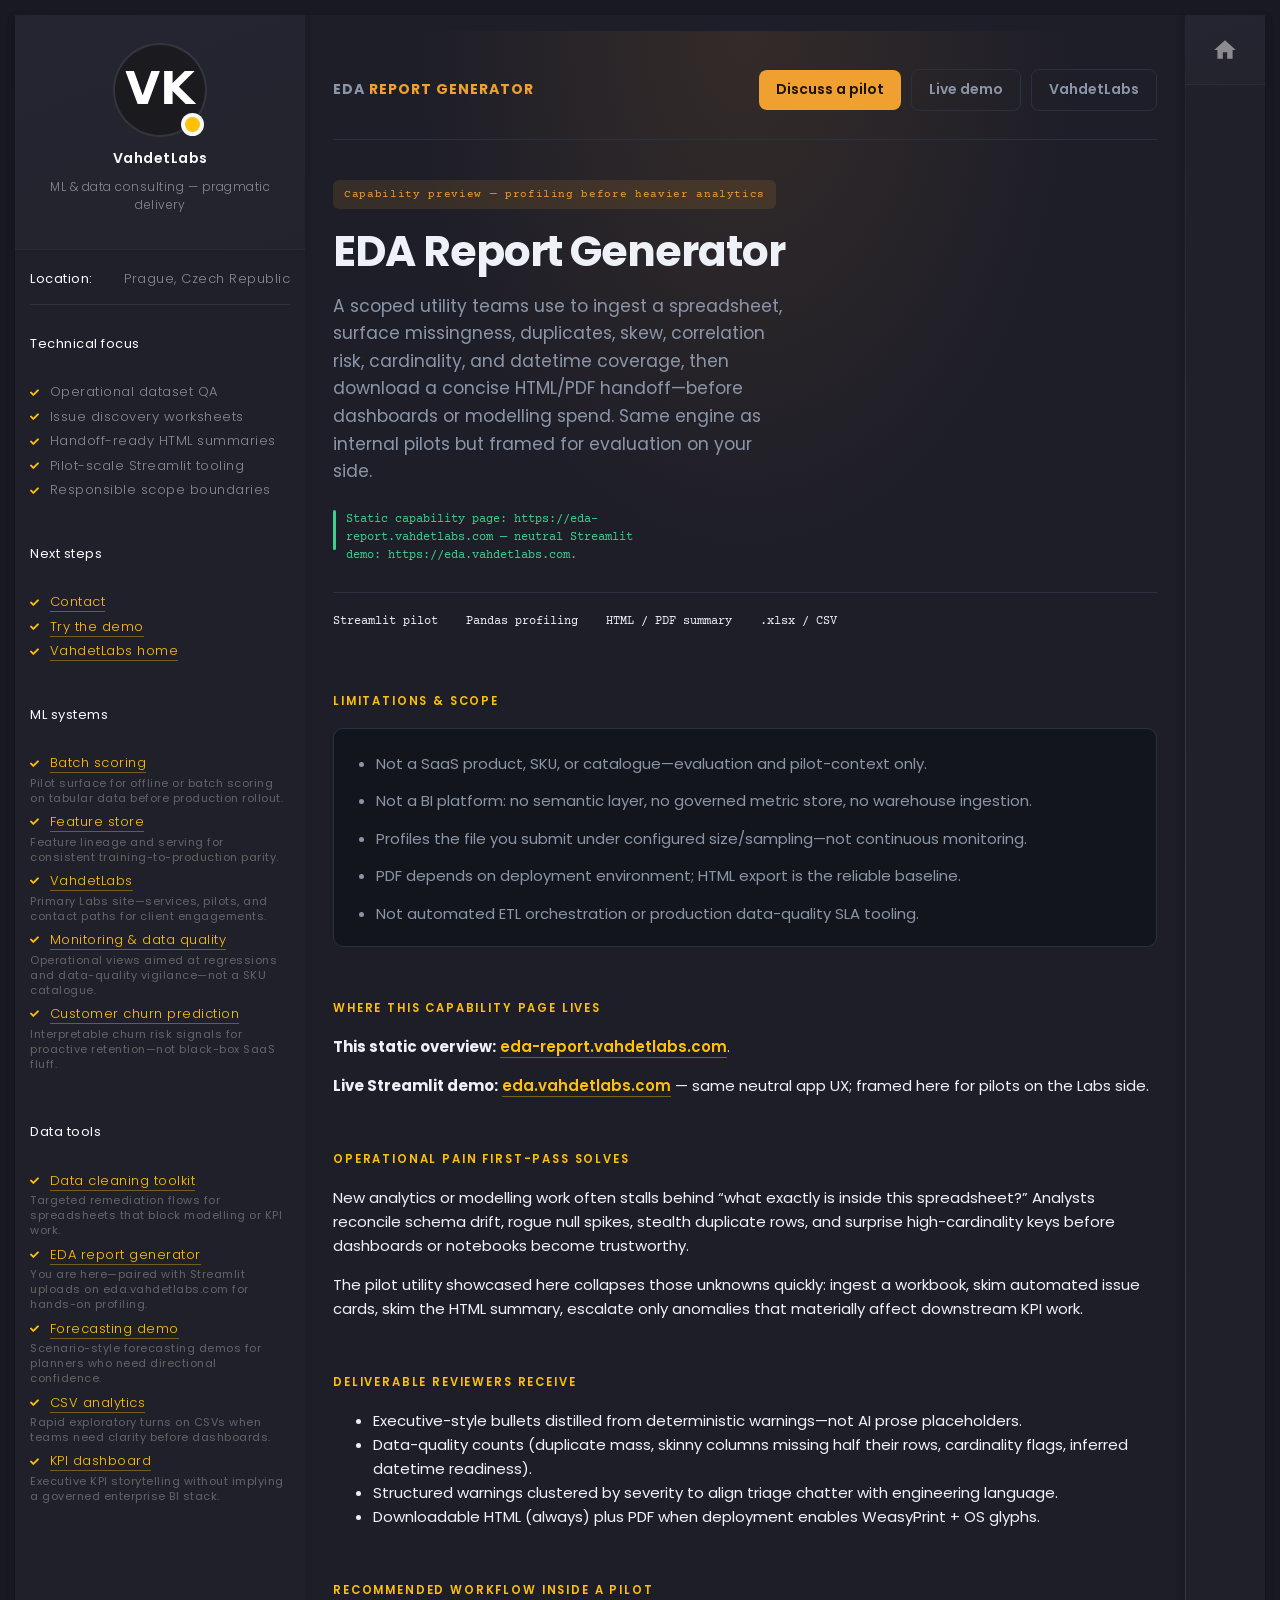
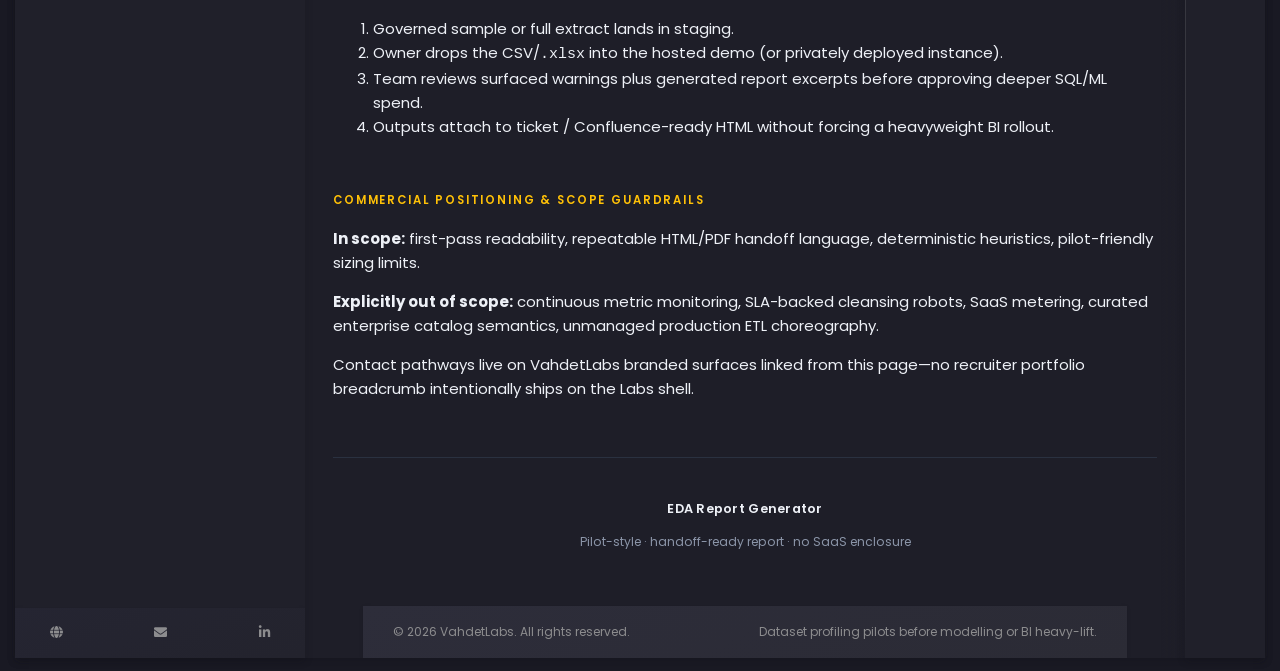
<file: layout-shell-commercial/index.html>
<!DOCTYPE html>
<html lang="en">
<head>
  <meta charset="UTF-8">
  <meta name="viewport" content="width=device-width, initial-scale=1">
  <meta name="description" content="Streamlit EDA profiler: schema, missing values, duplicates, distributions, correlations, data-quality warnings, HTML/PDF export. Not a BI platform.">
  <meta name="theme-color" content="#0f1419">
  <title>First-pass dataset review — VahdetLabs</title>
  <link rel="icon" href="/favicon.svg" type="image/svg+xml">
  <link rel="shortcut icon" href="/favicon.svg" type="image/svg+xml">
  <link rel="preconnect" href="https://fonts.googleapis.com">
  <link rel="preconnect" href="https://fonts.gstatic.com" crossorigin>
  <link href="https://fonts.googleapis.com/css2?family=Courier+Prime:ital,wght@0,400;0,700;1,400&family=Poppins:wght@200;300;400;600;700&display=swap" rel="stylesheet">
  <link rel="stylesheet" href="https://cdnjs.cloudflare.com/ajax/libs/font-awesome/5.15.4/css/all.min.css" crossorigin="anonymous" referrerpolicy="no-referrer">
  <link rel="stylesheet" href="shell.css?v=20260627001141">
  <link rel="stylesheet" href="demo-content.css?v=20260627001141">
</head>
<body>
  <div class="shell-outer">
    <div class="shell-card">
      <div class="art-info-bar">
        <div class="art-info-bar-frame">
          <div class="art-info-bar-header">
            <button type="button" class="art-info-bar-btn" aria-label="Toggle info" aria-expanded="false">
              <i class="fas fa-ellipsis-v" aria-hidden="true"></i>
            </button>
          </div>

          <div class="art-header">
            <div class="art-avatar">
              <a href="https://eda-report.vahdetlabs.com" class="art-avatar-curtain">
                <img src="favicon.svg" alt="VahdetLabs" width="90" height="90">
                <i class="fas fa-expand" aria-hidden="true"></i>
              </a>
              <div class="art-lamp-light">
                <div class="art-available-lamp"></div>
              </div>
            </div>
            <h5 class="art-name mb-10"><a href="https://eda-report.vahdetlabs.com">VahdetLabs</a></h5>
            <div class="art-sm-text">ML &amp; data consulting — pragmatic delivery</div>
            
          </div>

          <div id="scrollbar2" class="art-scroll-frame">
            <div class="art-table p-15-15">
              <ul>
                <li><h6>Location:</h6><span>Prague, Czech Republic</span></li>
              </ul>
            </div>

            <div class="art-ls-divider"></div>

            <div class="art-knowledge-block p-30-15">
              <h6 class="mb-15">Technical focus</h6>
              <ul class="art-knowledge-list p-15-0">
                <li>Operational dataset QA</li>
<li>Issue discovery worksheets</li>
<li>Handoff-ready HTML summaries</li>
<li>Pilot-scale Streamlit tooling</li>
<li>Responsible scope boundaries</li>
              </ul>
            </div>

            <div class="art-knowledge-block p-30-15">
              <h6 class="mb-15">Next steps</h6>
              <ul class="art-knowledge-list p-15-0">
                <li><a href="https://vahdetlabs.com/contact" target="_blank" rel="noopener noreferrer">Contact</a></li>
<li><a href="https://eda.vahdetlabs.com" target="_blank" rel="noopener noreferrer">Try the demo</a></li>
<li><a href="https://vahdetlabs.com/" target="_blank" rel="noopener noreferrer">VahdetLabs home</a></li>
              </ul>
            </div>

            <div class="art-knowledge-block p-30-15"><h6 class="mb-15">ML systems</h6><ul class="art-knowledge-list p-15-0"><li><a href="https://batch-scoring.vahdetlabs.com/" target="_blank" rel="noopener noreferrer">Batch scoring</a>
<span class="art-sidebar-link-desc">Pilot surface for offline or batch scoring on tabular data before production rollout.</span></li>
<li><a href="https://feature-store.vahdetlabs.com/" target="_blank" rel="noopener noreferrer">Feature store</a>
<span class="art-sidebar-link-desc">Feature lineage and serving for consistent training-to-production parity.</span></li>
<li><a href="https://vahdetlabs.com/" target="_blank" rel="noopener noreferrer">VahdetLabs</a>
<span class="art-sidebar-link-desc">Primary Labs site—services, pilots, and contact paths for client engagements.</span></li>
<li><a href="https://monitoring.vahdetlabs.com/" target="_blank" rel="noopener noreferrer">Monitoring &amp; data quality</a>
<span class="art-sidebar-link-desc">Operational views aimed at regressions and data-quality vigilance—not a SKU catalogue.</span></li>
<li><a href="https://churn.vahdetlabs.com/" target="_blank" rel="noopener noreferrer">Customer churn prediction</a>
<span class="art-sidebar-link-desc">Interpretable churn risk signals for proactive retention—not black-box SaaS fluff.</span></li></ul></div><div class="art-knowledge-block p-30-15"><h6 class="mb-15">Data tools</h6><ul class="art-knowledge-list p-15-0"><li><a href="https://data-cleaning.vahdetlabs.com/" target="_blank" rel="noopener noreferrer">Data cleaning toolkit</a>
<span class="art-sidebar-link-desc">Targeted remediation flows for spreadsheets that block modelling or KPI work.</span></li>
<li><a href="https://eda-report.vahdetlabs.com/" target="_blank" rel="noopener noreferrer">EDA report generator</a>
<span class="art-sidebar-link-desc">You are here—paired with Streamlit uploads on eda.vahdetlabs.com for hands-on profiling.</span></li>
<li><a href="https://forecasting.vahdetlabs.com/" target="_blank" rel="noopener noreferrer">Forecasting demo</a>
<span class="art-sidebar-link-desc">Scenario-style forecasting demos for planners who need directional confidence.</span></li>
<li><a href="https://ai-analysis.vahdetlabs.com/" target="_blank" rel="noopener noreferrer">CSV analytics</a>
<span class="art-sidebar-link-desc">Rapid exploratory turns on CSVs when teams need clarity before dashboards.</span></li>
<li><a href="https://kpi-dashboard.vahdetlabs.com/" target="_blank" rel="noopener noreferrer">KPI dashboard</a>
<span class="art-sidebar-link-desc">Executive KPI storytelling without implying a governed enterprise BI stack.</span></li></ul></div>
          </div>

          <div class="art-ls-social">
            <a href="https://vahdetlabs.com/" target="_blank" rel="noopener noreferrer" title="VahdetLabs" aria-label="VahdetLabs"><i class="fas fa-globe" aria-hidden="true"></i></a>
<a href="https://vahdetlabs.com/contact" target="_blank" rel="noopener noreferrer" title="Contact" aria-label="Contact"><i class="fas fa-envelope" aria-hidden="true"></i></a>
<a href="https://www.linkedin.com/in/vahdettin-karatas/" target="_blank" rel="noopener noreferrer" title="LinkedIn" aria-label="LinkedIn"><i class="fab fa-linkedin-in" aria-hidden="true"></i></a>
          </div>
        </div>
      </div>

      <div class="shell-main-wrap" id="shellMainWrap">
        <div class="shell-mobile-curtain" id="shellMobileCurtain" aria-hidden="true"></div>
        <div class="shell-main">
          <main class="shell-scroll" id="shellScroll">
            <div class="shell-content" id="projectContent">
              <div class="batch-page">
                <a class="skip" href="#main">Skip to content</a>

                <div class="wrap">
                  <header>
                    <div class="logo" id="top">EDA <span>Report Generator</span></div>
                    <div class="nav-actions">
                      <a class="btn btn-primary" href="https://vahdetlabs.com/contact" target="_blank" rel="noopener noreferrer">Discuss a pilot</a>
<a class="btn btn-ghost" href="https://eda.vahdetlabs.com" target="_blank" rel="noopener noreferrer">Live demo</a>
<a class="btn btn-ghost" href="https://vahdetlabs.com/" target="_blank" rel="noopener noreferrer">VahdetLabs</a>
                    </div>
                  </header>

                  <div id="main">
                    <section class="hero">
                      <span class="hero-badge">Capability preview — profiling before heavier analytics</span>
                      <h1>EDA Report Generator</h1>
                      <p class="hero-lead">A scoped utility teams use to ingest a spreadsheet, surface missingness, duplicates, skew, correlation risk, cardinality, and datetime coverage, then download a concise HTML/PDF handoff—before dashboards or modelling spend. Same engine as internal pilots but framed for evaluation on your side.</p>
                      <p class="hero-note">Static capability page: https://eda-report.vahdetlabs.com — neutral Streamlit demo: https://eda.vahdetlabs.com.</p>
                      <div class="metrics" aria-label="Project facts">
                        <div><span>Streamlit pilot</span></div>
<div><span>Pandas profiling</span></div>
<div><span>HTML / PDF summary</span></div>
<div><span>.xlsx / CSV</span></div>
                      </div>
                    </section>

                    <section id="scope" aria-labelledby="h-scope"><h2 id="h-scope">Limitations &amp; scope</h2><div class="pitch"><ul><li>Not a SaaS product, SKU, or catalogue—evaluation and pilot-context only.</li>
<li>Not a BI platform: no semantic layer, no governed metric store, no warehouse ingestion.</li>
<li>Profiles the file you submit under configured size/sampling—not continuous monitoring.</li>
<li>PDF depends on deployment environment; HTML export is the reliable baseline.</li>
<li>Not automated ETL orchestration or production data-quality SLA tooling.</li></ul></div></section>

                    <section>
  <h2>Where this capability page lives</h2>
  <p><strong>This static overview:</strong> <a href="https://eda-report.vahdetlabs.com">eda-report.vahdetlabs.com</a>.</p>
  <p><strong>Live Streamlit demo:</strong> <a href="https://eda.vahdetlabs.com">eda.vahdetlabs.com</a> — same neutral app UX; framed here for pilots on the Labs side.</p>
</section>

<section>
  <h2>Operational pain first-pass solves</h2>
  <p>New analytics or modelling work often stalls behind “what exactly is inside this spreadsheet?” Analysts reconcile schema drift, rogue null spikes, stealth duplicate rows, and surprise high-cardinality keys before dashboards or notebooks become trustworthy.</p>
  <p>The pilot utility showcased here collapses those unknowns quickly: ingest a workbook, skim automated issue cards, skim the HTML summary, escalate only anomalies that materially affect downstream KPI work.</p>
</section>

<section>
  <h2>Deliverable reviewers receive</h2>
  <ul>
    <li>Executive-style bullets distilled from deterministic warnings—not AI prose placeholders.</li>
    <li>Data-quality counts (duplicate mass, skinny columns missing half their rows, cardinality flags, inferred datetime readiness).</li>
    <li>Structured warnings clustered by severity to align triage chatter with engineering language.</li>
    <li>Downloadable HTML (always) plus PDF when deployment enables WeasyPrint + OS glyphs.</li>
  </ul>
</section>

<section>
  <h2>Recommended workflow inside a pilot</h2>
  <ol>
    <li>Governed sample or full extract lands in staging.</li>
    <li>Owner drops the CSV/<code>.xlsx</code> into the hosted demo (or privately deployed instance).</li>
    <li>Team reviews surfaced warnings plus generated report excerpts before approving deeper SQL/ML spend.</li>
    <li>Outputs attach to ticket / Confluence-ready HTML without forcing a heavyweight BI rollout.</li>
  </ol>
</section>

<section>
  <h2>Commercial positioning &amp; scope guardrails</h2>
  <p><strong>In scope:</strong> first-pass readability, repeatable HTML/PDF handoff language, deterministic heuristics, pilot-friendly sizing limits.</p>
  <p><strong>Explicitly out of scope:</strong> continuous metric monitoring, SLA-backed cleansing robots, SaaS metering, curated enterprise catalog semantics, unmanaged production ETL choreography.</p>
  <p>Contact pathways live on VahdetLabs branded surfaces linked from this page—no recruiter portfolio breadcrumb intentionally ships on the Labs shell.</p>
</section>

                  </div>

                  <footer class="batch-project-footer">
                    <p class="name">EDA Report Generator</p>
                    <p style="margin:0.35rem 0 0;font-size:0.76rem;">Pilot-style · handoff-ready report · no SaaS enclosure</p>
                  </footer>
                </div>
              </div>
            </div>

            <div class="container-fluid p-30-0">
              <footer class="footer">
                <div class="art-copy">© <span id="shellYear"></span> VahdetLabs. All rights reserved.</div>
                <div class="footer-developer">Dataset profiling pilots before modelling or BI heavy-lift.</div>
              </footer>
            </div>
          </main>
        </div>

        <aside class="shell-rail" aria-label="Home">
          <div class="shell-rail-header">
            <a class="shell-rail-home" href="https://vahdetlabs.com/" id="shellHomeLink" title="Site home" aria-label="Site home">
              <svg viewBox="0 0 24 24" aria-hidden="true" class="shell-rail-home-icon">
                <path fill="currentColor" d="M10 20v-6h4v6h5v-8h3L12 3 2 12h3v8h5z"/>
              </svg>
            </a>
          </div>
          <div class="shell-rail-spacer" aria-hidden="true"></div>
        </aside>
      </div>
    </div>
  </div>

  <script src="shell.js?v=20260627001141"></script>
</body>
</html>
</file>
<file: layout-shell-commercial/shell.css>
/**
 * layout-shell — info bar transcribed from:
 *   _config.scss (tokens), _info-bar.scss, _common.scss (art-table, utilities),
 *   _markup.scss (.art-info-bar / .art-scroll-frame), _enhancements.scss (info bar tweaks)
 */
:root {
  --main-color: #ffc107;
  --text-neon: 0 0 3px rgba(250, 250, 252, 0.4);
  --info-bar-1: rgb(32, 32, 42);
  --info-bar-2-a: rgb(37, 37, 50);
  --info-bar-2-b: rgb(35, 35, 45);
  --content-bg: rgb(30, 30, 40);
  --deep: rgb(25, 25, 35);
  --card-a: rgb(45, 45, 58);
  --card-b: rgb(43, 43, 53);
  --card-s-light: linear-gradient(159deg, rgba(45, 45, 58, 0.88) 0%, rgba(43, 43, 53, 0.88) 100%);
  --text-1: rgb(250, 250, 252);
  --text-2: rgb(140, 140, 142);
  --text-3: rgb(100, 100, 102);
  --border-soft: rgba(255, 255, 255, 0.08);
  --shadow-1: 0 3px 8px 0 rgba(15, 15, 20, 0.2);
  --shadow-2: 0 1px 4px 0 rgba(15, 15, 20, 0.1);
  --tr-sm: 0.2s ease-out;
  --tr-md: 0.4s ease-in-out;
  --rail-width: 80px;
}

* {
  box-sizing: border-box;
}

html,
body {
  margin: 0;
  min-height: 100%;
}

/* Shell outer = .art-app padding */
.shell-outer {
  padding: 15px;
  min-height: 100vh;
  overflow-x: hidden;
  font-family: "Poppins", var(--font-primary, sans-serif);
  background: var(--deep);
  color: var(--text-2);
  font-size: 13px;
  font-weight: 300;
  letter-spacing: 0.5px;
  -webkit-font-smoothing: subpixel-antialiased;
}

.shell-outer * {
  scrollbar-width: none;
}
.shell-outer *::-webkit-scrollbar {
  display: none;
}

.shell-card {
  max-width: 1440px;
  margin: 0 auto;
  background: var(--content-bg);
  box-shadow: var(--shadow-1);
  min-height: calc(100vh - 30px);
  display: flex;
  flex-wrap: nowrap;
  align-items: stretch;
  position: relative;
}

/* ========== INFO BAR (_info-bar.scss + _markup.scss) ========== */
/* No horizontal padding here — only .art-info-bar-frame has 0 15px (_markup).
   Adding both caused “box in box” (30px total inset vs original single gutter). */
/* Typography matches _common.scss body + info-bar text rhythm */
.art-info-bar {
  background: var(--info-bar-1);
  width: 290px;
  min-width: 290px;
  max-width: 290px;
  height: calc(100vh - 30px);
  position: relative;
  z-index: 999;
  box-shadow: var(--shadow-1);
  transition: 0.55s ease-in-out;
  box-sizing: border-box;
  overflow-x: hidden;
  font-size: 13px;
  font-weight: 300;
  letter-spacing: 0.5px;
  line-height: 1.5;
  -webkit-font-smoothing: subpixel-antialiased;
}

.art-info-bar .art-info-bar-frame {
  padding: 0 15px;
  position: relative;
  height: 100%;
  box-sizing: border-box;
}

/* Mobile header — hidden on desktop (_markup.scss) */
.art-info-bar .art-info-bar-header {
  width: 100%;
  height: 70px;
  justify-content: flex-start;
  align-items: center;
  position: absolute;
  left: 0;
  top: 0;
  z-index: 999999999999;
  display: none;
  box-sizing: border-box;
}

.art-info-bar .art-info-bar-btn {
  margin-left: auto;
  pointer-events: all;
  font-size: 14px;
  padding: 30px;
  background: none;
  border: none;
  font: inherit;
  cursor: pointer;
  color: var(--text-2);
}

.art-info-bar .art-info-bar-btn:hover {
  color: var(--text-1);
}

/* Fits inside .art-info-bar-frame (single 15px gutter — no root bar padding) */
.art-info-bar .art-header {
  position: absolute;
  left: 0;
  top: 0;
  z-index: 99999;
  width: 100%;
  box-sizing: border-box;
  padding: 30px;
  height: 235px;
  background: linear-gradient(159deg, rgba(37, 37, 50, 0.98) 0%, rgba(35, 35, 45, 0.98) 100%);
  text-align: center;
  box-shadow: var(--shadow-2);
  border-bottom: 1px solid rgba(140, 140, 142, 0.06);
}

.art-info-bar .art-avatar {
  width: 90px;
  height: 90px;
  margin: 0 auto 15px;
  border-radius: 50%;
  position: relative;
}

.art-info-bar .art-avatar .art-avatar-curtain {
  position: relative;
  width: 100%;
  height: 100%;
  border-radius: 50%;
  display: flex;
  justify-content: center;
  outline: inherit;
  transition: var(--tr-sm), box-shadow 0.2s ease;
  z-index: 0;
  overflow: hidden;
  box-shadow: 0 0 0 2px rgba(140, 140, 142, 0.15);
}

.art-info-bar .art-avatar .art-avatar-curtain:hover {
  opacity: 1;
  outline: inherit;
  box-shadow: 0 0 0 2px rgba(140, 140, 142, 0.25);
}

.art-info-bar .art-avatar .art-avatar-curtain i {
  background: linear-gradient(159deg, rgba(45, 45, 58, 0.88) 0%, rgba(43, 43, 53, 0.88) 100%);
  width: 30px;
  height: 30px;
  text-align: center;
  align-self: center;
  font-weight: 700;
  font-size: 12px;
  line-height: 30px;
  color: var(--text-1);
  border-radius: 50%;
  opacity: 0;
  z-index: 1;
  transition: var(--tr-md);
}

.art-info-bar .art-avatar .art-avatar-curtain img {
  position: absolute;
  width: 100%;
  height: 100%;
  object-fit: cover;
  border-radius: 50%;
  z-index: 0;
  left: 0;
  top: 0;
}

.art-info-bar .art-avatar .art-avatar-curtain:hover i {
  opacity: 0.7;
}

.art-info-bar .art-avatar .art-avatar-curtain:hover i:hover {
  opacity: 1;
  transform: scale(1.07);
}

/* Availability lamp */
.art-info-bar .art-avatar .art-lamp-light {
  z-index: 2;
}

.art-info-bar .art-avatar .art-lamp-light::before {
  content: "";
  position: absolute;
  bottom: -1px;
  right: 1px;
  background: var(--text-1);
  height: 23px;
  width: 23px;
  border-radius: 50%;
  animation: shell-puls 1s infinite;
}

@keyframes shell-puls {
  0% {
    transform: scale(0.6);
    opacity: 1;
  }
  100% {
    transform: scale(1);
    opacity: 0;
  }
}

.art-info-bar .art-avatar .art-available-lamp {
  position: absolute;
  bottom: 3px;
  right: 5px;
  height: 15px;
  width: 15px;
  background: var(--main-color);
  border-radius: 50%;
  z-index: 0;
  transition: var(--tr-md);
  overflow: visible;
}

/* Tooltip: SCSS uses position:relative on ::after — that keeps a layout box under the text area.
   Absolute + visibility fixes the phantom “extra box” while hover still matches the site. */
.art-info-bar .art-avatar .art-available-lamp::after {
  position: absolute;
  left: 28px;
  top: -10px;
  content: "I am available for freelance hire";
  width: 115px;
  display: block;
  padding: 5px 10px;
  font-size: 12px;
  font-weight: 200;
  font-family: "Poppins", sans-serif;
  color: var(--text-2);
  box-shadow: var(--shadow-2);
  background: var(--deep);
  opacity: 0;
  visibility: hidden;
  pointer-events: none;
  transform: translateX(20px);
  transition: var(--tr-md);
  text-align: left;
  white-space: normal;
  margin: 0;
}

.art-info-bar .art-avatar .art-available-lamp::before {
  content: "";
  position: absolute;
  height: 5px;
  width: 5px;
  right: -15px;
  top: 5px;
  opacity: 0;
  background: var(--deep);
  pointer-events: none;
  transform: translateX(20px) rotate(45deg);
  transition: var(--tr-md);
  z-index: 99;
}

.art-info-bar .art-avatar .art-available-lamp:hover::after {
  opacity: 1;
  visibility: visible;
  transform: translateX(0);
}

.art-info-bar .art-avatar .art-available-lamp:hover::before {
  opacity: 1;
  transform: translateX(0) rotate(45deg);
}

/* h5.art-name.mb-10 — .margin:0 was beating .mb-10 (higher specificity); keep 10px below name */
.art-info-bar .art-name {
  color: var(--text-1);
  transition: var(--tr-md);
  font-size: 14px;
  font-weight: 600;
  line-height: 1.25;
  margin: 0 0 10px 0;
  padding: 0;
}

.art-info-bar .art-name a {
  color: var(--text-1);
  text-decoration: none;
  transition: var(--tr-md);
}

.art-info-bar .art-name:hover a {
  color: var(--main-color);
}

.art-info-bar .art-header .art-sm-text {
  font-size: 12px;
  line-height: 1.5;
  margin: 0;
  padding: 0;
}

/* Scroll / list areas still use global .art-sm-text size if needed */
.art-sm-text {
  font-size: 12px;
}

.art-muted {
  color: var(--text-3);
}

/* .mb-10 under last header line (availability) */
.art-info-bar .art-header .art-sm-text.art-muted.mb-10 {
  margin-bottom: 10px;
}

.p-15-15 {
  padding-top: 15px;
  padding-bottom: 15px;
}

.p-30-15 {
  padding-top: 30px;
  padding-bottom: 15px;
}

.p-15-0 {
  padding-top: 15px;
  padding-bottom: 0;
}

.mb-10 {
  margin-bottom: 10px;
}

.mb-15 {
  margin-bottom: 15px;
}

/* Scroll area: _markup.scss .art-info-bar-frame .art-scroll-frame .scroll-content → 240px 0 50px */
.art-info-bar #scrollbar2.art-scroll-frame {
  width: 100%;
  max-width: 100%;
  height: calc(100vh - 30px);
  overflow-x: hidden;
  overflow-y: auto;
  -webkit-overflow-scrolling: touch;
  box-sizing: border-box;
  padding: 240px 0 50px;
}

/* _common.scss .art-table */
.art-info-bar .art-table {
  color: var(--text-2);
}

.art-info-bar .art-table ul {
  padding: 0;
  margin: 0;
}

.art-info-bar .art-table ul li {
  list-style-type: none;
  display: flex;
  justify-content: space-between;
  margin-bottom: 5px;
}

.art-info-bar .art-table ul li:last-child {
  margin-bottom: 0;
}

.art-info-bar .art-table ul li h6 {
  padding-right: 20px;
  margin: 0;
  font-size: 13px;
  font-weight: 400;
  color: var(--text-1);
  line-height: 1.45;
}

.art-info-bar .art-table ul li > span:nth-child(2) {
  text-align: right;
  font-size: 13px;
  line-height: 1.45;
}

/* _common .art-ls-divider + _enhancements */
.art-ls-divider {
  background: var(--text-3);
  width: 100%;
  height: 1px;
  opacity: 0.25;
}

/* .mb-15 must win — do not use margin:0 shorthand on h6 (was overriding .mb-15) */
.art-info-bar .art-knowledge-block > h6 {
  margin: 0 0 15px 0;
  padding: 0;
  font-size: 13px;
  font-weight: 400;
  color: var(--text-1);
  line-height: 1.35;
}

/* _info-bar.scss .art-knowledge-list */
.art-info-bar .art-knowledge-list {
  padding-left: 0;
  margin: 0;
  list-style: none;
}

.art-info-bar .art-knowledge-list li {
  list-style-type: none;
  margin-bottom: 5px;
  padding: 0;
  color: var(--text-2);
  font-size: 13px;
  line-height: 1.5;
}

.art-info-bar .art-knowledge-list li:last-child {
  margin-bottom: 0;
}

.art-info-bar .art-knowledge-list li::before {
  font-family: "Font Awesome 5 Free";
  font-weight: 900;
  content: "\f00c";
  margin-right: 10px;
  font-size: 9px;
  color: var(--main-color);
  display: inline-block;
  vertical-align: 0.1em;
}

/* _info-bar .art-ls-social */
.art-info-bar .art-ls-social {
  display: flex;
  align-items: center;
  justify-content: space-between;
  padding: 0 35px;
  height: 50px;
  background: linear-gradient(159deg, rgba(37, 37, 50, 0.98) 0%, rgba(35, 35, 45, 0.98) 100%);
  position: absolute;
  bottom: 0;
  box-shadow: var(--shadow-2);
  left: 0;
  width: 100%;
  box-sizing: border-box;
  z-index: 999;
}

/* _info-bar social links: no font-size in SCSS — inherit body 13px */
.art-info-bar .art-ls-social a {
  color: var(--text-2);
  transition: var(--tr-sm);
  font-size: 13px;
  line-height: 1;
}

.art-info-bar .art-ls-social a:hover {
  text-shadow: var(--text-neon);
  color: var(--text-1);
  transform: scale(1.1);
  opacity: 1;
}

/* ========== Main column + rail (unchanged shell) ========== */
.shell-main-wrap {
  flex: 1;
  min-width: 0;
  display: flex;
  flex-wrap: nowrap;
  align-items: stretch;
  position: relative;
  min-height: calc(100vh - 30px);
}

/* Desktop: no curtain node */
.shell-mobile-curtain {
  display: none;
}

@media (min-width: 921px) {
  .shell-main-wrap::after {
    content: "";
    position: absolute;
    right: var(--rail-width);
    top: 0;
    bottom: 0;
    width: 24px;
    background: linear-gradient(90deg, transparent 0%, rgba(25, 25, 35, 0.12) 100%);
    pointer-events: none;
    z-index: 5;
  }

  /*
   * Long main content: stretch sidebar + rail with the main column; window scrolls.
   */
  .shell-card {
    align-items: stretch;
  }

  .art-info-bar {
    height: auto;
    align-self: stretch;
    min-height: calc(100vh - 30px);
  }

  .art-info-bar .art-info-bar-frame {
    display: flex;
    flex-direction: column;
    min-height: 100%;
    height: 100%;
  }

  .art-info-bar #scrollbar2.art-scroll-frame {
    height: auto;
    flex: 1 1 auto;
    min-height: 10rem;
    max-height: none;
  }

  .shell-main-wrap {
    align-items: stretch;
    min-height: calc(100vh - 30px);
  }

  .shell-main {
    flex: 1 1 auto;
    min-width: 0;
    min-height: 0;
    display: flex;
    flex-direction: column;
  }

  main.shell-scroll {
    flex: 0 0 auto;
    min-height: 0;
    overflow-x: hidden;
    overflow-y: visible;
  }

  .shell-rail {
    align-self: stretch;
    min-height: calc(100vh - 30px);
  }
}

.shell-main {
  flex: 1;
  min-width: 0;
  display: flex;
  flex-direction: column;
  background: var(--content-bg);
}

.shell-scroll {
  flex: 1;
  min-height: 0;
  overflow-y: auto;
  padding: 2rem 1.75rem 0;
  -webkit-overflow-scrolling: touch;
  color: var(--text-1);
  font-size: 15px;
  font-weight: 400;
  letter-spacing: normal;
}

.shell-content {
  max-width: 900px;
  margin: 0 auto;
  min-height: 35vh;
}

.shell-placeholder {
  margin: 0;
  padding: 2rem 1.25rem;
  border: 1px dashed var(--border-soft);
  border-radius: 4px;
  color: var(--text-3);
  font-size: 0.88rem;
  text-align: center;
  background: rgba(25, 25, 35, 0.25);
}

.container-fluid {
  overflow-x: hidden;
  padding: 0 30px;
  position: relative;
  max-width: 100%;
  box-sizing: border-box;
}

.p-30-0 {
  padding-top: 30px;
  padding-bottom: 0;
}

.footer {
  width: 100%;
  padding: 17px 30px 7px;
  display: flex;
  flex-wrap: wrap;
  justify-content: space-between;
  align-items: center;
  background: linear-gradient(159deg, var(--card-a) 0%, var(--card-b) 100%);
  box-shadow: var(--shadow-2);
  font-size: 12px;
  color: var(--text-2);
  transition: 0.55s ease-in-out;
  z-index: 9;
}

.footer > div {
  margin-bottom: 10px;
}

.footer a {
  color: inherit;
  text-decoration: none;
  transition: var(--tr-sm);
}

.footer a:hover {
  color: var(--text-1);
}

.art-copy {
  color: var(--text-2);
}

.footer-developer {
  color: var(--text-2);
  text-align: right;
}

.shell-rail {
  width: var(--rail-width);
  min-width: var(--rail-width);
  flex-shrink: 0;
  background: var(--info-bar-1);
  display: flex;
  flex-direction: column;
  box-shadow: var(--shadow-1);
  position: relative;
  z-index: 6;
}

.shell-rail::before {
  content: "";
  position: absolute;
  left: 0;
  top: 0;
  bottom: 0;
  width: 1px;
  background: linear-gradient(
    180deg,
    transparent 0%,
    rgba(140, 140, 142, 0.2) 20%,
    rgba(140, 140, 142, 0.25) 50%,
    rgba(140, 140, 142, 0.2) 80%,
    transparent 100%
  );
  pointer-events: none;
}

.shell-rail-header {
  width: 100%;
  height: 70px;
  min-height: 70px;
  display: flex;
  align-items: center;
  justify-content: center;
  background: linear-gradient(159deg, rgba(37, 37, 50, 0.98) 0%, rgba(35, 35, 45, 0.98) 100%);
  border-bottom: 1px solid rgba(140, 140, 142, 0.08);
}

.shell-rail-home {
  display: flex;
  align-items: center;
  justify-content: center;
  width: 100%;
  height: 100%;
  color: var(--text-2);
  text-decoration: none;
  transition: color 0.2s, background 0.2s;
}

.shell-rail-home:hover {
  color: var(--main-color);
  background: rgba(255, 255, 255, 0.04);
}

.shell-rail-home-icon {
  width: 26px;
  height: 26px;
  display: block;
}

.shell-rail-spacer {
  flex: 1;
  min-height: 8px;
}

/* ========== Mobile (_markup max-width 920px) ========== */
@media (max-width: 920px) {
  .container-fluid {
    padding-left: 15px;
    padding-right: 15px;
  }

  .art-info-bar .art-info-bar-header {
    display: flex;
    flex-direction: row;
    align-items: center;
    justify-content: flex-start;
  }

  .shell-card {
    flex-direction: column;
    position: relative;
  }

  .shell-mobile-curtain.is-open {
    display: block;
    position: fixed;
    inset: 0;
    z-index: 998;
    background: rgba(30, 30, 40, 0.88);
    cursor: pointer;
    border: none;
    padding: 0;
    margin: 0;
  }

  .art-info-bar {
    position: absolute;
    left: -290px;
    width: 290px;
    height: 100vh;
    transition: transform 0.2s ease-out;
    z-index: 997;
  }

  .art-info-bar.art-active {
    transform: translateX(290px);
    z-index: 1000;
  }

  .art-info-bar .art-info-bar-btn {
    transform: translateX(70px);
    transition: var(--tr-md);
  }

  .art-info-bar.art-active .art-info-bar-btn {
    transform: translateX(0);
  }

  #scrollbar2.art-scroll-frame {
    height: 100vh;
  }

  .shell-main-wrap {
    flex-direction: column;
    min-height: 0;
    width: 100%;
    max-width: 100vw;
  }

  .shell-main-wrap::after {
    display: none !important;
  }

  .shell-scroll {
    min-height: 50vh;
  }

  .shell-rail {
    width: 100%;
    min-width: 100%;
    flex-direction: row;
    order: -1;
    min-height: 56px;
  }

  .shell-rail-header {
    width: 100%;
    height: 56px;
    min-height: 56px;
    border-bottom: 1px solid var(--border-soft);
  }

  .shell-rail-spacer {
    display: none;
  }
}

@media (max-width: 600px) {
  .footer {
    flex-direction: column;
    align-items: flex-start;
  }
  .footer-developer {
    text-align: left;
  }
}
</file>
<file: layout-shell-commercial/demo-content.css>
/* Batch Scoring page content — scoped inside .batch-page (shell = shell.css) */
.batch-page {
  --bg: #0a0c10;
  --bg-elevated: #12151c;
  --border: #2a3140;
  --text: #eef1f7;
  --muted: #8b95a8;
  --accent: #f0a030;
  --accent-hover: #ffb84d;
  --accent-glow: rgba(240, 160, 48, 0.12);
  --ok: #3ecf8e;
  --content-bg: rgb(30, 30, 40);
  --font-sans: "Poppins", system-ui, -apple-system, sans-serif;
  --font-mono: "Courier Prime", "Courier New", Courier, monospace;
  --radius: 10px;
  --step: 0.05s;
  position: relative;
  box-sizing: border-box;
  font-family: var(--font-sans);
  color: var(--text);
  line-height: 1.6;
  padding-bottom: 0.5rem;
}

@media (prefers-reduced-motion: reduce) {
  .batch-page * {
    animation-duration: 0.01ms !important;
    animation-iteration-count: 1 !important;
    transition-duration: 0.01ms !important;
  }
}

.batch-page *,
.batch-page *::before,
.batch-page *::after {
  box-sizing: border-box;
}

.batch-page a:focus-visible,
.batch-page .btn:focus-visible {
  outline: 2px solid var(--accent);
  outline-offset: 3px;
}

.batch-page .skip {
  position: absolute;
  left: -9999px;
  top: 0.5rem;
  padding: 0.5rem 1rem;
  background: var(--accent);
  color: var(--bg);
  font-weight: 600;
  z-index: 100;
  border-radius: 4px;
}
.batch-page .skip:focus {
  left: 0.5rem;
}

.batch-page header {
  display: flex;
  flex-wrap: wrap;
  align-items: center;
  justify-content: space-between;
  gap: 1rem;
  padding: 1.35rem 0 1.75rem;
  border-bottom: 1px solid var(--border);
}
.batch-page .logo {
  font-weight: 700;
  font-size: 0.88rem;
  letter-spacing: 0.07em;
  text-transform: uppercase;
  color: var(--muted);
}
.batch-page .logo span {
  color: var(--accent);
}

.batch-page .nav-actions {
  display: flex;
  flex-wrap: wrap;
  align-items: center;
  gap: 0.65rem;
}
.batch-page .btn {
  display: inline-flex;
  align-items: center;
  justify-content: center;
  gap: 0.45rem;
  padding: 0.55rem 1.05rem;
  font-family: var(--font-sans);
  font-weight: 600;
  font-size: 0.875rem;
  text-decoration: none;
  border-radius: 8px;
  border: none;
  cursor: pointer;
  transition: transform 0.18s ease, box-shadow 0.18s ease, background 0.18s ease, color 0.18s ease;
}
.batch-page .btn-primary {
  background: var(--accent);
  color: #1a1206;
}
.batch-page .btn-primary:hover {
  background: var(--accent-hover);
  transform: translateY(-2px);
  box-shadow: 0 10px 28px rgba(240, 160, 48, 0.22);
}
.batch-page .btn-ghost {
  background: transparent;
  color: var(--muted);
  border: 1px solid var(--border);
}
.batch-page .btn-ghost:hover {
  color: var(--text);
  border-color: var(--muted);
  background: var(--bg-elevated);
}
.batch-page .btn svg {
  width: 17px;
  height: 17px;
  fill: currentColor;
  flex-shrink: 0;
}

.batch-page #main > section {
  margin-top: 3.25rem;
  opacity: 0;
  animation: batch-enter 0.6s ease forwards;
}
.batch-page main section.hero {
  opacity: 1;
  animation: none;
}
.batch-page #main > section:nth-of-type(2) {
  animation-delay: calc(var(--step) * 1);
}
.batch-page #main > section:nth-of-type(3) {
  animation-delay: calc(var(--step) * 2);
}
.batch-page #main > section:nth-of-type(4) {
  animation-delay: calc(var(--step) * 3);
}
.batch-page #main > section:nth-of-type(5) {
  animation-delay: calc(var(--step) * 4);
}
.batch-page #main > section:nth-of-type(6) {
  animation-delay: calc(var(--step) * 5);
}
.batch-page #main > section:nth-of-type(7) {
  animation-delay: calc(var(--step) * 6);
}

/* Inline links in main sections (body partials use bare <section> + <a> — theme yellow, not browser default blue) */
.batch-page #main section:not(.hero) a:not(.btn):not(.skip) {
  color: var(--main-color);
  font-weight: 600;
  text-decoration: none;
  border-bottom: 1px solid rgba(255, 193, 7, 0.42);
  transition: color 0.15s ease, border-color 0.15s ease;
}
.batch-page #main section:not(.hero) a:not(.btn):not(.skip):hover {
  color: #ffd54f;
  border-bottom-color: rgba(255, 213, 79, 0.85);
}
@keyframes batch-enter {
  from {
    opacity: 0;
    transform: translateY(14px);
  }
  to {
    opacity: 1;
    transform: translateY(0);
  }
}

.batch-page .wrap {
  position: relative;
  z-index: 1;
  max-width: 880px;
  margin: 0 auto;
  padding: 0 0 1rem;
}

.batch-page .hero {
  padding: 2.5rem 0 0.5rem;
  margin-top: 0 !important;
}
.batch-page .hero .hero-badge {
  display: inline-block;
  font-family: var(--font-mono);
  font-size: 0.68rem;
  font-weight: 500;
  padding: 0.38rem 0.7rem;
  background: rgba(240, 160, 48, 0.12);
  color: var(--accent);
  border-radius: 6px;
  margin-bottom: 1.2rem;
  letter-spacing: 0.06em;
}
.batch-page h1 {
  font-size: clamp(1.85rem, 5.2vw, 2.65rem);
  font-weight: 700;
  line-height: 1.1;
  margin: 0 0 1.1rem;
  letter-spacing: -0.025em;
  max-width: 18ch;
}
.batch-page .hero-lead {
  font-size: 1.08rem;
  font-weight: 400;
  color: var(--muted);
  max-width: 42ch;
  margin: 0 0 1.5rem;
}
.batch-page .hero-cta {
  display: flex;
  flex-wrap: wrap;
  gap: 0.65rem;
  margin-bottom: 1.5rem;
}
.batch-page .hero-note {
  display: flex;
  align-items: flex-start;
  gap: 0.65rem;
  max-width: 48ch;
  font-family: var(--font-mono);
  font-size: 0.78rem;
  color: var(--ok);
  line-height: 1.45;
  margin: 0;
}
.batch-page .hero-note::before {
  content: "";
  width: 3px;
  min-height: 2.5rem;
  background: var(--ok);
  border-radius: 2px;
  flex-shrink: 0;
}
.batch-page .metrics {
  display: flex;
  flex-wrap: wrap;
  gap: 1rem 1.75rem;
  margin-top: 1.75rem;
  padding-top: 1.25rem;
  border-top: 1px solid var(--border);
  font-family: var(--font-mono);
  font-size: 0.72rem;
  color: var(--muted);
}
.batch-page .metrics span {
  color: var(--text);
  font-weight: 500;
}

.batch-page h2 {
  font-size: 0.72rem;
  font-weight: 600;
  text-transform: uppercase;
  letter-spacing: 0.16em;
  color: var(--main-color);
  margin: 0 0 1.1rem;
}

/* Scoped section titles + limitations heading — shell theme amber */
.batch-page .proj-section > h2,
.batch-page #scope > h2 {
  color: var(--main-color);
}

.batch-page .compare {
  display: grid;
  grid-template-columns: 1fr 1fr;
  gap: 1rem;
}
@media (max-width: 680px) {
  .batch-page .compare {
    grid-template-columns: 1fr;
  }
}
.batch-page .card {
  background: var(--bg-elevated);
  border: 1px solid var(--border);
  border-radius: var(--radius);
  padding: 1.35rem 1.4rem;
}
.batch-page .card h3 {
  margin: 0 0 0.45rem;
  font-size: 1.02rem;
  font-weight: 600;
}
.batch-page .card p {
  margin: 0;
  font-size: 0.9rem;
  color: var(--muted);
  line-height: 1.55;
}
.batch-page .card.featured {
  border-color: rgba(240, 160, 48, 0.45);
  box-shadow: 0 0 0 1px rgba(240, 160, 48, 0.08) inset;
  background: linear-gradient(165deg, var(--bg-elevated) 0%, rgba(240, 160, 48, 0.05) 100%);
}

.batch-page .pipeline-wrap {
  margin-top: 0.35rem;
}
.batch-page .pipeline {
  display: flex;
  align-items: stretch;
  font-family: var(--font-mono);
  font-size: 0.74rem;
}
.batch-page .pipe-step {
  flex: 1;
  min-width: 0;
  background: var(--bg-elevated);
  border: 1px solid var(--border);
  padding: 1rem 0.65rem;
  text-align: center;
  position: relative;
}
.batch-page .pipe-step:first-child {
  border-radius: 8px 0 0 8px;
}
.batch-page .pipe-step:last-child {
  border-radius: 0 8px 8px 0;
}
.batch-page .pipe-step .step-label {
  display: block;
  color: var(--accent);
  font-size: 0.62rem;
  font-weight: 500;
  text-transform: uppercase;
  letter-spacing: 0.1em;
  margin-bottom: 0.4rem;
}
.batch-page .pipe-step .step-name {
  color: var(--text);
  font-weight: 500;
}
.batch-page .pipe-step:not(:last-child)::after {
  content: "→";
  position: absolute;
  right: -0.58rem;
  top: 50%;
  transform: translateY(-50%);
  color: var(--muted);
  font-size: 0.95rem;
  z-index: 2;
  background: var(--content-bg);
  padding: 0 0.15rem;
}

@media (max-width: 720px) {
  .batch-page .pipeline {
    flex-direction: column;
  }
  .batch-page .pipe-step {
    border-radius: 0 !important;
    border-bottom: none;
    padding: 0.95rem 1rem;
    text-align: left;
    display: grid;
    grid-template-columns: auto 1fr;
    gap: 0.35rem 1rem;
    align-items: center;
  }
  .batch-page .pipe-step:first-child {
    border-radius: 8px 8px 0 0 !important;
  }
  .batch-page .pipe-step:last-child {
    border-radius: 0 0 8px 8px !important;
    border-bottom: 1px solid var(--border);
  }
  .batch-page .pipe-step:not(:last-child)::after {
    content: "↓";
    position: static;
    transform: none;
    grid-column: 1 / -1;
    text-align: center;
    padding: 0.2rem 0;
    background: var(--content-bg);
    border-left: 1px solid var(--border);
    border-right: 1px solid var(--border);
    color: var(--accent);
    font-size: 1.1rem;
  }
  .batch-page .pipe-step .step-label {
    margin: 0;
  }
}

.batch-page .stack {
  display: flex;
  flex-wrap: wrap;
  gap: 0.45rem;
}
.batch-page .tag {
  font-family: var(--font-mono);
  font-size: 0.72rem;
  padding: 0.38rem 0.62rem;
  background: var(--bg-elevated);
  border: 1px solid var(--border);
  border-radius: 6px;
  color: var(--text);
}

.batch-page .schemas {
  display: grid;
  grid-template-columns: 1fr 1fr;
  gap: 1.1rem;
}
@media (max-width: 640px) {
  .batch-page .schemas {
    grid-template-columns: 1fr;
  }
}
.batch-page .schema-box h3 {
  font-size: 0.78rem;
  font-weight: 600;
  margin: 0 0 0.55rem;
  color: var(--accent);
  letter-spacing: 0.04em;
}
.batch-page .schema-box pre {
  margin: 0;
  padding: 1rem 1.1rem;
  background: #06080c;
  border: 1px solid var(--border);
  border-radius: 8px;
  font-family: var(--font-mono);
  font-size: 0.66rem;
  line-height: 1.55;
  overflow-x: auto;
  color: var(--muted);
}
.batch-page .schema-box pre .k {
  color: var(--ok);
}

.batch-page .pitch {
  background: var(--bg-elevated);
  border: 1px solid var(--border);
  border-radius: var(--radius);
  padding: 1.45rem 1.5rem 1.3rem;
}
.batch-page .pitch ul {
  margin: 0;
  padding-left: 1.15rem;
  color: var(--muted);
  font-size: 0.93rem;
}
.batch-page .pitch li {
  margin-bottom: 0.85rem;
}
.batch-page .pitch li:last-child {
  margin-bottom: 0;
}
.batch-page .pitch li strong {
  color: var(--text);
  font-weight: 600;
}
.batch-page .pitch code {
  font-family: var(--font-mono);
  font-size: 0.84em;
  color: var(--accent);
  background: rgba(240, 160, 48, 0.1);
  padding: 0.12em 0.35em;
  border-radius: 4px;
}

.batch-page .notebook-cta {
  background: var(--bg-elevated);
  border: 1px solid var(--border);
  border-radius: var(--radius);
  padding: 1.15rem 1.35rem;
  font-size: 0.93rem;
  color: var(--muted);
  line-height: 1.55;
}
.batch-page .notebook-cta strong {
  color: var(--text);
  font-weight: 600;
}
.batch-page .notebook-cta a {
  color: var(--accent);
  font-weight: 600;
  text-decoration: none;
}
.batch-page .notebook-cta a:hover {
  text-decoration: underline;
  color: var(--accent-hover);
}
.batch-page .notebook-cta code {
  font-family: var(--font-mono);
  font-size: 0.78em;
  color: var(--accent);
  background: rgba(240, 160, 48, 0.08);
  padding: 0.1em 0.35em;
  border-radius: 4px;
}

.batch-page .batch-project-footer {
  margin-top: 3.5rem;
  padding-top: 1.75rem;
  border-top: 1px solid var(--border);
  text-align: center;
  font-size: 0.8rem;
  color: var(--muted);
}
.batch-page .batch-project-footer .name {
  font-weight: 600;
  color: var(--text);
  letter-spacing: 0.02em;
}

/* Subtle content backdrop so cards read on shell bg */
.batch-page .wrap::before {
  content: "";
  position: absolute;
  inset: -1rem -1.25rem 0;
  z-index: -1;
  border-radius: 12px;
  background: radial-gradient(ellipse 70% 45% at 50% 0%, var(--accent-glow), transparent 55%);
  pointer-events: none;
  opacity: 0.85;
}

/* Interactive demo (FastAPI) */
.batch-page .demo-section {
  margin-top: 1.5rem;
}
.batch-page .demo-section h2 {
  margin-top: 0;
  margin-bottom: 0.55rem;
}
/* Intro + disclaimer — override .card p { margin:0 } */
.batch-page .card .demo-lead {
  margin: 0 0 0.7rem;
  font-size: 0.9rem;
  color: var(--muted);
  line-height: 1.55;
}
.batch-page .card .demo-note {
  margin: 0 0 1.35rem;
  padding: 0.65rem 0.85rem;
  font-size: 0.8rem;
  color: var(--muted);
  line-height: 1.5;
  background: rgba(0, 0, 0, 0.2);
  border: 1px solid var(--border);
  border-radius: 8px;
  max-width: 52rem;
}
.batch-page .card .demo-note code {
  font-family: var(--font-mono);
  font-size: 0.88em;
  color: var(--accent);
}
.batch-page .demo-form {
  display: flex;
  flex-direction: column;
  align-items: flex-start;
  gap: 1rem;
  margin-top: 0;
  margin-bottom: 0.5rem;
  padding-top: 0.35rem;
  padding-bottom: 0.35rem;
}
.batch-page .demo-hint {
  margin: 0.2rem 0 0.85rem;
  font-size: 0.8rem;
  color: var(--muted);
  line-height: 1.45;
}
.batch-page .demo-actions {
  display: flex;
  flex-wrap: wrap;
  align-items: center;
  gap: 0.65rem;
  margin-top: 0.25rem;
}
.batch-page .demo-field label {
  display: block;
  font-size: 0.8rem;
  font-weight: 600;
  color: var(--muted);
  margin-bottom: 0.35rem;
}
.batch-page .demo-field input[type="file"] {
  margin-top: 0.4rem;
  font-size: 0.85rem;
  color: var(--text);
}
.batch-page .demo-field-inline input[type="number"] {
  width: 6rem;
  padding: 0.45rem 0.55rem;
  border-radius: 6px;
  border: 1px solid var(--border);
  background: var(--bg-elevated);
  color: var(--text);
  font-family: var(--font-mono);
  font-size: 0.88rem;
}
.batch-page .demo-status {
  margin: 1.5rem 0 0.75rem;
  padding-top: 0.5rem;
  font-size: 0.88rem;
  color: var(--muted);
  line-height: 1.5;
  min-height: 1.5em;
}
.batch-page .demo-status--error {
  color: #f08070;
}
.batch-page .demo-results {
  margin-top: 0.25rem;
  padding-top: 0.65rem;
}
.batch-page .demo-summary,
.batch-page .demo-columns {
  font-size: 0.88rem;
  color: var(--muted);
  margin: 0 0 0.65rem;
  line-height: 1.5;
}
.batch-page .demo-summary {
  margin-top: 0.15rem;
}
.batch-page .demo-table-wrap {
  overflow-x: auto;
  margin: 0.75rem 0 1rem;
  border: 1px solid var(--border);
  border-radius: var(--radius);
  background: var(--bg-elevated);
}
.batch-page .demo-preview-table {
  width: 100%;
  border-collapse: collapse;
  font-family: var(--font-mono);
  font-size: 0.78rem;
}
.batch-page .demo-preview-table th,
.batch-page .demo-preview-table td {
  padding: 0.45rem 0.65rem;
  text-align: left;
  border-bottom: 1px solid var(--border);
}
.batch-page .demo-preview-table th {
  color: var(--accent);
  font-weight: 600;
}
.batch-page .demo-download-wrap {
  margin: 0;
}

/* ----- Shell body content (shell/body/*.html) — uses .batch-page layout tokens ----- */
.batch-page .proj-section-intro {
  font-size: 0.92rem;
  color: var(--muted);
  margin: 0 0 1rem;
  line-height: 1.55;
  max-width: 52ch;
}
.batch-page .proj-prose p {
  margin: 0 0 0.85rem;
  font-size: 0.93rem;
  color: var(--muted);
  line-height: 1.6;
}
.batch-page .proj-prose p:last-child {
  margin-bottom: 0;
}
.batch-page .proj-prose strong {
  color: var(--text);
  font-weight: 600;
}
.batch-page .proj-prose code {
  font-family: var(--font-mono);
  font-size: 0.86em;
  color: var(--accent);
  background: rgba(240, 160, 48, 0.1);
  padding: 0.1em 0.35em;
  border-radius: 4px;
}
.batch-page .proj-prose a {
  color: var(--main-color);
  font-weight: 600;
  text-decoration: none;
  border-bottom: 1px solid rgba(255, 193, 7, 0.42);
  transition: color 0.15s ease, border-color 0.15s ease;
}
.batch-page .proj-prose a:hover {
  text-decoration: none;
  color: #ffd54f;
  border-bottom-color: rgba(255, 213, 79, 0.85);
}

.batch-page .proj-arch-visual {
  display: flex;
  flex-wrap: wrap;
  align-items: center;
  gap: 0.4rem 0.5rem;
  margin: 1rem 0;
  font-family: var(--font-mono);
  font-size: 0.72rem;
  color: var(--muted);
}
.batch-page .proj-arch-node {
  padding: 0.35rem 0.55rem;
  background: var(--bg-elevated);
  border: 1px solid var(--border);
  border-radius: 6px;
  color: var(--text);
}
.batch-page .proj-arch-arrow {
  color: var(--accent);
  opacity: 0.85;
}
.batch-page .proj-arch-caption {
  font-size: 0.8rem;
  color: var(--muted);
  margin: 0 0 1.25rem;
}

.batch-page .proj-steps {
  list-style: none;
  margin: 0;
  padding: 0;
  counter-reset: ragstep;
}
.batch-page .proj-step {
  display: grid;
  grid-template-columns: auto 1fr;
  gap: 0.85rem 1.1rem;
  margin-bottom: 1rem;
  padding: 1rem 1.1rem;
  background: var(--bg-elevated);
  border: 1px solid var(--border);
  border-radius: var(--radius);
}
.batch-page .proj-step:last-child {
  margin-bottom: 0;
}
.batch-page .proj-step-num {
  width: 1.75rem;
  height: 1.75rem;
  border-radius: 8px;
  background: rgba(240, 160, 48, 0.15);
  border: 1px solid rgba(240, 160, 48, 0.35);
  color: var(--accent);
  font-family: var(--font-mono);
  font-size: 0.75rem;
  font-weight: 600;
  display: flex;
  align-items: center;
  justify-content: center;
}
.batch-page .proj-step-title {
  margin: 0 0 0.35rem;
  font-size: 0.95rem;
  font-weight: 600;
  color: var(--text);
}
.batch-page .proj-step-body p {
  margin: 0;
  font-size: 0.88rem;
  color: var(--muted);
  line-height: 1.55;
}

.batch-page .proj-card-grid {
  display: grid;
  grid-template-columns: repeat(auto-fill, minmax(240px, 1fr));
  gap: 1rem;
  margin-top: 0.5rem;
}
.batch-page .proj-card {
  background: var(--bg-elevated);
  border: 1px solid var(--border);
  border-radius: var(--radius);
  padding: 1.15rem 1.2rem;
}
.batch-page .proj-card-title {
  margin: 0 0 0.45rem;
  font-size: 0.95rem;
  font-weight: 600;
  color: var(--text);
}
.batch-page .proj-card p {
  margin: 0;
  font-size: 0.88rem;
  color: var(--muted);
  line-height: 1.5;
}

.batch-page .proj-tech-list {
  margin: 0;
  padding-left: 1.15rem;
  color: var(--muted);
  font-size: 0.92rem;
  line-height: 1.65;
}
.batch-page .proj-tech-list strong {
  color: var(--text);
}

/* Live demo */
.batch-page .proj-demo-section {
  margin-top: 2rem;
}
.batch-page .proj-demo {
  margin-top: 0.75rem;
  padding: 1.25rem 1.35rem;
  background: var(--bg-elevated);
  border: 1px solid var(--border);
  border-radius: var(--radius);
}
.batch-page .proj-demo-hint {
  margin: 0 0 0.65rem;
  font-size: 0.8rem;
  color: var(--muted);
}
.batch-page .proj-example-chips {
  display: flex;
  flex-wrap: wrap;
  gap: 0.45rem;
  margin-bottom: 1rem;
}
.batch-page .proj-example-chip {
  font-family: var(--font-sans);
  font-size: 0.78rem;
  padding: 0.4rem 0.65rem;
  border-radius: 6px;
  border: 1px solid var(--border);
  background: #06080c;
  color: var(--muted);
  cursor: pointer;
  transition: color 0.15s ease, border-color 0.15s ease;
}
.batch-page .proj-example-chip:hover {
  color: var(--text);
  border-color: var(--accent);
}
.batch-page .proj-demo-label {
  display: block;
  font-size: 0.8rem;
  font-weight: 600;
  color: var(--muted);
  margin-bottom: 0.35rem;
}
.batch-page .proj-demo-input {
  width: 100%;
  min-height: 4.5rem;
  padding: 0.65rem 0.75rem;
  border-radius: 8px;
  border: 1px solid var(--border);
  background: #06080c;
  color: var(--text);
  font-family: var(--font-sans);
  font-size: 0.9rem;
  line-height: 1.45;
  resize: vertical;
}
.batch-page .proj-demo-row {
  margin-top: 0.85rem;
}
.batch-page .proj-btn {
  font-family: var(--font-sans);
  font-weight: 600;
  font-size: 0.875rem;
  padding: 0.55rem 1.2rem;
  border-radius: 8px;
  border: none;
  cursor: pointer;
}
.batch-page .proj-btn-primary {
  background: var(--accent);
  color: #1a1206;
}
.batch-page .proj-btn-primary:hover {
  background: var(--accent-hover);
}
.batch-page .proj-btn:disabled {
  opacity: 0.55;
  cursor: not-allowed;
}
.batch-page .proj-demo-progress {
  display: flex;
  align-items: center;
  gap: 0.6rem;
  margin-top: 1rem;
  font-size: 0.85rem;
  color: var(--muted);
}
/* Author `display:flex` must not override [hidden]; otherwise the spinner shows on load. */
.batch-page .proj-demo-progress[hidden] {
  display: none !important;
}
.batch-page .proj-demo-progress[hidden] .proj-demo-spinner {
  animation: none;
}
.batch-page .proj-demo-spinner {
  width: 1rem;
  height: 1rem;
  border: 2px solid var(--border);
  border-top-color: var(--accent);
  border-radius: 50%;
  animation: shell-spin 0.7s linear infinite;
}
@keyframes shell-spin {
  to {
    transform: rotate(360deg);
  }
}
.batch-page .proj-demo-status {
  margin-top: 0.75rem;
  font-size: 0.88rem;
  color: var(--muted);
  min-height: 1.35em;
}
.batch-page .proj-demo-status.is-error {
  color: #f08070;
}
.batch-page .proj-demo-out {
  margin-top: 1.15rem;
  padding-top: 1rem;
  border-top: 1px solid var(--border);
}
.batch-page .proj-demo-out-title {
  margin: 0 0 0.5rem;
  font-size: 0.78rem;
  font-weight: 600;
  text-transform: uppercase;
  letter-spacing: 0.12em;
  color: var(--muted);
}
.batch-page .proj-answer-grounding {
  font-size: 0.82rem;
  color: var(--muted);
  margin: 0 0 0.65rem;
  line-height: 1.5;
}
.batch-page .proj-demo-answer {
  font-size: 0.95rem;
  color: var(--text);
  line-height: 1.6;
  white-space: pre-wrap;
}
.batch-page .proj-sources-lead {
  font-size: 0.82rem;
  color: var(--muted);
  margin: 0 0 0.65rem;
}
.batch-page .proj-sources-cards {
  display: grid;
  gap: 0.65rem;
}
.batch-page .proj-source-card {
  padding: 0.85rem 1rem;
  background: #06080c;
  border: 1px solid var(--border);
  border-radius: 8px;
}
.batch-page .proj-source-doc {
  font-weight: 600;
  font-size: 0.88rem;
  color: var(--text);
  margin-bottom: 0.45rem;
}
.batch-page .proj-source-meta {
  display: grid;
  grid-template-columns: auto 1fr;
  gap: 0.2rem 0.75rem;
  margin: 0;
  font-size: 0.8rem;
  color: var(--muted);
}
.batch-page .proj-source-meta dt {
  color: var(--accent);
  font-weight: 500;
}
.batch-page .proj-sources-empty {
  font-size: 0.85rem;
  color: var(--muted);
  margin: 0;
}
.batch-page .proj-context-details {
  margin-top: 1rem;
  font-size: 0.85rem;
  color: var(--muted);
}
.batch-page .proj-context-summary {
  cursor: pointer;
  color: var(--accent);
  font-weight: 600;
}
.batch-page .proj-context-excerpt {
  margin: 0.5rem 0 0;
  padding: 0.85rem 1rem;
  background: #06080c;
  border: 1px solid var(--border);
  border-radius: 8px;
  font-family: var(--font-mono);
  font-size: 0.72rem;
  line-height: 1.45;
  overflow-x: auto;
  color: var(--muted);
  white-space: pre-wrap;
}

/* Sidebar link rows — shell theme amber (avoid white + weak contrast vs body blue links) */
.art-info-bar .art-knowledge-list li a {
  color: var(--main-color);
  text-decoration: none;
  border-bottom: 1px solid rgba(255, 193, 7, 0.38);
}
.art-info-bar .art-knowledge-list li a:hover {
  color: #ffd54f;
  border-bottom-color: var(--main-color);
}

.art-info-bar .art-knowledge-list li .art-sidebar-link-desc {
  display: block;
  margin-top: 3px;
  margin-bottom: 6px;
  font-size: 11px;
  line-height: 1.38;
  color: var(--text-3);
  font-weight: 400;
  border-bottom: none;
}
</file>
